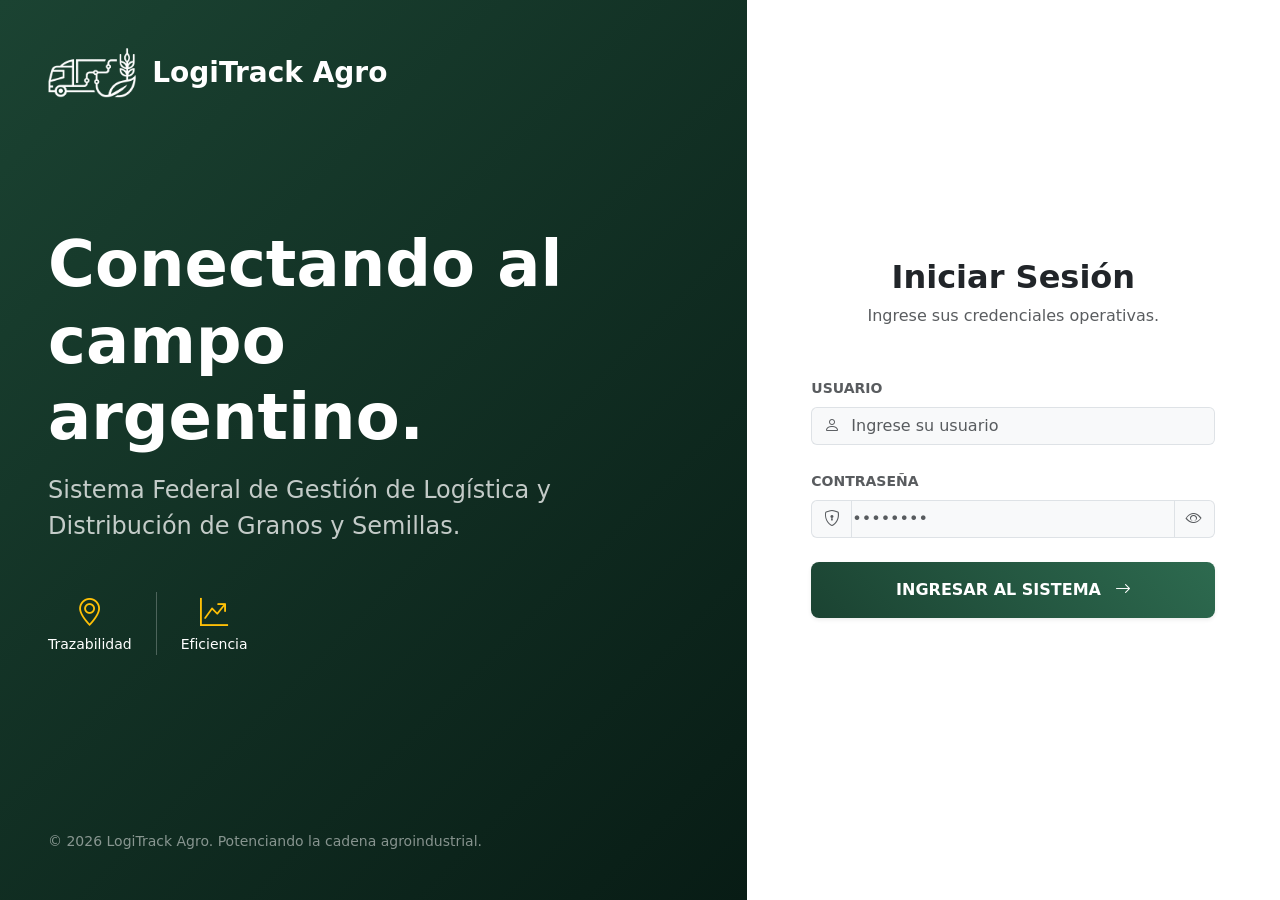
<file: frontend/index.html>
<!DOCTYPE html>
<html lang="es">

<head>
    <meta charset="UTF-8">
    <meta name="viewport" content="width=device-width, initial-scale=1.0">
    <link href="https://cdn.jsdelivr.net/npm/bootstrap@5.3.3/dist/css/bootstrap.min.css" rel="stylesheet">
    <link rel="stylesheet" href="https://cdn.jsdelivr.net/npm/bootstrap-icons@1.11.3/font/bootstrap-icons.min.css">
    <link rel="stylesheet" href="./css/head.css">
    <link rel="stylesheet" href="./css/index.css">
    <title>LogiTrack Agro</title>
</head>

<body class="min-vh-100 d-flex flex-column bg-light">
    <!-- Barra superior visible solo en móviles para mantener el branding -->
    <div class="d-lg-none bg-agro-gradient py-2 shadow-sm"></div>

    <main class="d-flex flex-grow-1">
        <div class="container-fluid p-0">
            <div class="row g-0 min-vh-100">

                <!-- Panel Izquierdo (Desktop) -->
                <div
                    class="col-lg-7 d-none d-lg-flex flex-column justify-content-between p-5 bg-agro-gradient text-white">
                    <div class="d-flex align-items-center gap-3">
                        <!-- <i class="bi bi-truck-flatbed fs-1 text-warning"></i> -->
                        <img src="img/logo-white.png" alt="Logo" height="50">
                        <span class="fs-3 fw-bold tracking-tight">LogiTrack Agro</span>
                    </div>

                    <div class="mb-5">
                        <h1 class="display-3 fw-bolder mb-3">Conectando al campo <br> argentino.</h1>
                        <p class="fs-4 fw-light opacity-75">Sistema Federal de Gestión de Logística y Distribución de
                            Granos y Semillas.</p>
                        <div class="d-flex gap-4 mt-5">
                            <div class="text-center">
                                <i class="bi bi-geo-alt fs-3 text-warning"></i>
                                <p class="small mb-0">Trazabilidad</p>
                            </div>
                            <div class="vr"></div>
                            <!--  <div class="text-center">
                                <i class="bi bi-box-seam fs-3 text-warning"></i>
                                <p class="small mb-0">Control de Carga</p>
                            </div>-->
                            <div class="text-center">
                                <i class="bi bi-graph-up-arrow fs-3 text-warning"></i>
                                <p class="small mb-0">Eficiencia</p>
                            </div>
                        </div>

                        <!-- <div class="d-flex gap-4 mt-5">
                                <div class="col-md-6 col-xl-4">
                                    <div
                                        class="d-flex align-items-center gap-3 p-3 rounded-4 bg-white bg-opacity-10 border border-white border-opacity-10">
                                        <i class="bi bi-shield-check fs-2 text-warning"></i>
                                        <div>
                                            <h6 class="mb-0 fw-bold">Seguridad</h6>
                                            <small class="opacity-75">Protocolos de blindaje operativo.</small>
                                        </div>
                                    </div>
                                </div>
                                <div class="col-md-6 col-xl-4">
                                    <div
                                        class="d-flex align-items-center gap-3 p-3 rounded-4 bg-white bg-opacity-10 border border-white border-opacity-10">
                                        <i class="bi bi-graph-up-arrow fs-2 text-warning"></i>
                                        <div>
                                            <h6 class="mb-0 fw-bold">Eficiencia</h6>
                                            <small class="opacity-75">Optimización de flotas y rutas.</small>
                                        </div>
                                    </div>
                                </div>
                            </div> -->
                    </div>


                    <div class="small opacity-50">
                        &copy; 2026 LogiTrack Agro. Potenciando la cadena agroindustrial.
                    </div>
                </div>

                <!-- Panel Derecho (Login) -->
                <div
                    class="col-12 col-lg-5 d-flex align-items-center justify-content-center bg-white position-relative">

                    <!-- Aplicamos un contenedor con diseño limpio, listo para glass-effect si se cambia el fondo -->
                    <div class="w-100 px-4 px-md-5 py-5" style="max-width: 500px;">

                        <div class="text-center mb-5">
                            <!-- Logo principal, visible en ambas resoluciones para reforzar marca -->
                            <img src="img/logo-logitrack.png" alt="Logo LogiTrack" height="80" class="mb-3 d-lg-none">
                            <h2 class="fw-bold text-dark mb-2">Iniciar Sesión</h2>
                            <p class="text-muted">Ingrese sus credenciales operativas.</p>
                        </div>

                        <!-- Agregamos el id="loginForm" al formulario -->
                        <form id="loginForm" novalidate>
                            <!-- <div class="mb-4">
                                <label for="exampleInputEmail1"
                                    class="form-label small fw-bold text-uppercase text-muted">Email</label>
                                <div class="input-group">
                                    <span class="input-group-text bg-light border-end-0 text-muted"><i
                                            class="bi bi-person"></i></span>
                                    <input type="email" class="form-control bg-light border-start-0 ps-0"
                                        id="exampleInputEmail1" placeholder="nombre@empresa.com.ar">
                                </div>
                            </div> -->

                            <!-- Input Usuario -->
                            <div class="mb-4">
                                <label for="inputUsername"
                                    class="form-label small fw-bold text-uppercase text-muted">Usuario</label>
                                <div class="input-group">
                                    <span class="input-group-text bg-light border-end-0 text-muted">
                                        <i class="bi bi-person"></i>
                                    </span>
                                    <input type="text" class="form-control bg-light border-start-0 ps-0"
                                        id="inputUsername" placeholder="Ingrese su usuario" required>
                                </div>
                            </div>

                            <!-- Input Contraseña con Toggle -->
                            <div class="mb-4">
                                <!-- <div class="d-flex justify-content-between">
                                    <label for="exampleInputPassword1" class="form-label small fw-bold text-uppercase text-muted">Contraseña</label>
                                    <a href="#" class="small text-success fw-semibold text-decoration-none">¿Olvidó su contraseña?</a>
                                </div> -->
                                <label for="inputPassword"
                                    class="form-label small fw-bold text-uppercase text-muted">Contraseña</label>
                                <div class="input-group">
                                    <span class="input-group-text bg-light border-end-0 text-muted">
                                        <i class="bi bi-shield-lock"></i>
                                    </span>
                                    <input type="password" class="form-control bg-light border-x-0 ps-0"
                                        id="inputPassword" placeholder="••••••••" required>
                                    <span class="input-group-text bg-light border-start-0 text-muted cursor-pointer"
                                        id="togglePassword">
                                        <i class="bi bi-eye"></i>
                                    </span>
                                </div>
                            </div>

                            <!-- <div class="mb-4 form-check">
                                <input type="checkbox" class="form-check-input" id="rememberMe">
                                <label class="form-check-label small text-muted" for="rememberMe">Recordar mi sesión en este equipo</label>
                            </div> -->

                            <!-- Alerta de Error -->
                            <div id="mensajeError"
                                class="alert alert-danger d-none border-0 shadow-sm rounded-3 py-2 mb-4" role="alert">
                                <div class="d-flex align-items-center">
                                    <i class="bi bi-x-circle-fill me-2"></i>
                                    <span class="small fw-medium" id="errorText">Credenciales no reconocidas en el
                                        sistema.</span>
                                </div>
                            </div>

                            <!-- Botón Submit -->
                            <button type="submit"
                                class="btn btn-success w-100 py-3 fw-bold rounded-3 shadow-sm border-0 mb-4"
                                id="btnIngresar" style="background: linear-gradient(45deg, #1b4332, #2d6a4f);">
                                INGRESAR AL SISTEMA <i class="bi bi-arrow-right ms-2"></i>
                            </button>

                            <!-- <div class="text-center">
                                <span class="small text-muted">¿Necesita asistencia técnica? <a href="#" class="text-success fw-bold">Contactar Soporte</a></span>
                            </div> -->
                        </form>
                    </div>
                </div>

            </div>
        </div>
    </main>

    <script src="js/config.js"></script>
    <script src="js/validarLogin.js"></script>
    <script src="https://cdn.jsdelivr.net/npm/bootstrap@5.3.3/dist/js/bootstrap.bundle.min.js"></script>
</body>

</html>
</file>
<file: frontend/css/head.css>
/* Gradiente corporativo para la barra de navegación */
.bg-agro-gradient {
    background: linear-gradient(135deg, #1b4332 0%, #081c15 100%);
}
</file>
<file: frontend/css/index.css>
.glass-effect {
    background-color: rgba(255, 255, 255, 0.95);
    backdrop-filter: blur(10px);
}

/* Pequeño ajuste para el botón de revelar contraseña */
.cursor-pointer { cursor: pointer; }
</file>
<file: frontend/css/tablas.css>
/* Estilo para la tabla de datos */
.table-custom-header th {
    background-color: #f8f9fa;
    color: #6c757d;
    text-transform: uppercase;
    font-size: 0.75rem;
    letter-spacing: 0.5px;
    border-bottom: 2px solid #dee2e6;
}

/* Transición suave para las filas de la tabla */
tbody tr {
    transition: background-color 0.2s ease;
}
</file>
<file: frontend/css/busqueda.css>
/* Mobile-First: Transformación de Tabla a Tarjetas (Cards) */
@media (max-width: 767.98px) {
    /* Ocultar encabezados de la tabla original */
    .table-responsive thead {
        display: none;
    }

    /* Convertir la tabla y el cuerpo en bloques para romper la estructura tabular */
    .table-responsive table, 
    .table-responsive tbody {
        display: block;
        width: 100%;
    }

    /* Estilar cada fila (tr) como una tarjeta individual */
    .table-responsive tbody tr {
        display: block;
        background-color: #fff;
        border: 1px solid #dee2e6;
        border-radius: 0.75rem;
        margin-bottom: 1rem;
        padding: 1rem;
        box-shadow: 0 0.125rem 0.25rem rgba(0, 0, 0, 0.05);
    }

    /* Ajustar las celdas (td) para que se apilen usando Flexbox */
    .table-responsive tbody td {
        display: flex;
        justify-content: space-between;
        align-items: center;
        padding: 0.75rem 0 !important; /* Sobreescribe el padding del framework */
        border-bottom: 1px solid #f8f9fa;
    }

    /* Quitar el borde de la última celda y acomodar el botón */
    .table-responsive tbody td:last-child {
        border-bottom: none;
        padding-bottom: 0 !important;
        margin-top: 0.5rem;
        justify-content: center; /* Centrar botón de acción */
    }

    /* Generar los encabezados dinámicos a la izquierda usando el atributo data-label */
    .table-responsive tbody td::before {
        content: attr(data-label);
        font-weight: 600;
        color: #6c757d;
        font-size: 0.8rem;
        text-transform: uppercase;
        margin-right: 1rem;
    }

    /* Asegurar que las insignias (badges) y botones no se desborden */
    .table-responsive tbody td .btn {
        width: 100%; /* Botón al 100% en móviles */
    }
}
</file>
<file: frontend/css/historialDeCambios.css>
/* --- Mobile-First: Transformación de Tabla de Auditoría a Tarjetas --- */
@media (max-width: 767.98px) {
    /* Ocultamos los encabezados tradicionales */
    .table-responsive thead {
        display: none;
    }

    /* Rompemos el formato de tabla clásico */
    .table-responsive table, 
    .table-responsive tbody {
        display: block;
        width: 100%;
    }

    /* Cada fila (tr) se vuelve una tarjeta */
    .table-responsive tbody tr {
        display: block;
        background-color: #fff;
        border: 1px solid #dee2e6;
        border-radius: 0.75rem;
        margin-bottom: 1rem;
        padding: 1rem;
        box-shadow: 0 0.125rem 0.25rem rgba(0, 0, 0, 0.05);
    }

    /* Las celdas (td) se apilan con Flexbox y se alinean a la derecha */
    .table-responsive tbody td {
        display: flex;
        justify-content: space-between;
        align-items: center;
        padding: 0.5rem 0 !important;
        border-bottom: 1px dashed #f8f9fa;
        text-align: right;
    }

    /* Quitamos el borde inferior al último elemento de la tarjeta */
    .table-responsive tbody td:last-child {
        border-bottom: none;
        padding-bottom: 0 !important;
    }

    /* Inyectamos el título de la columna dinámicamente desde el atributo data-label */
    .table-responsive tbody td::before {
        content: attr(data-label);
        font-weight: 600;
        color: #6c757d;
        font-size: 0.8rem;
        text-transform: uppercase;
        margin-right: 1rem;
        text-align: left;
    }
}
</file>
<file: frontend/css/menu.css>
/* Efecto hover suave para las tarjetas del menú en PC */
.card-menu {
    transition: all 0.2s ease-in-out;
    /* Previene saltos visuales durante la animación */
    will-change: transform, box-shadow; 
}

/* Solo se aplica hover si el dispositivo soporta hover (evita que se quede "pegado" en móviles) */
@media (hover: hover) {
    .card-menu:hover {
        transform: translateY(-5px);
        box-shadow: 0 1rem 3rem rgba(0, 0, 0, .15) !important;
        border-color: #198754 !important; /* Borde verde al pasar el mouse */
    }
}

/* Efecto 'active' (hundimiento) para móviles y clic táctil */
.card-menu:active {
    transform: scale(0.97); /* Reduce ligeramente el tamaño imitando un botón pulsado */
    box-shadow: 0 0.5rem 1rem rgba(0, 0, 0, .10) !important; /* Sombra más pequeña */
    border-color: #198754 !important;
    transition: all 0.1s ease; /* Transición más rápida para que se sienta inmediato */
}
</file>
